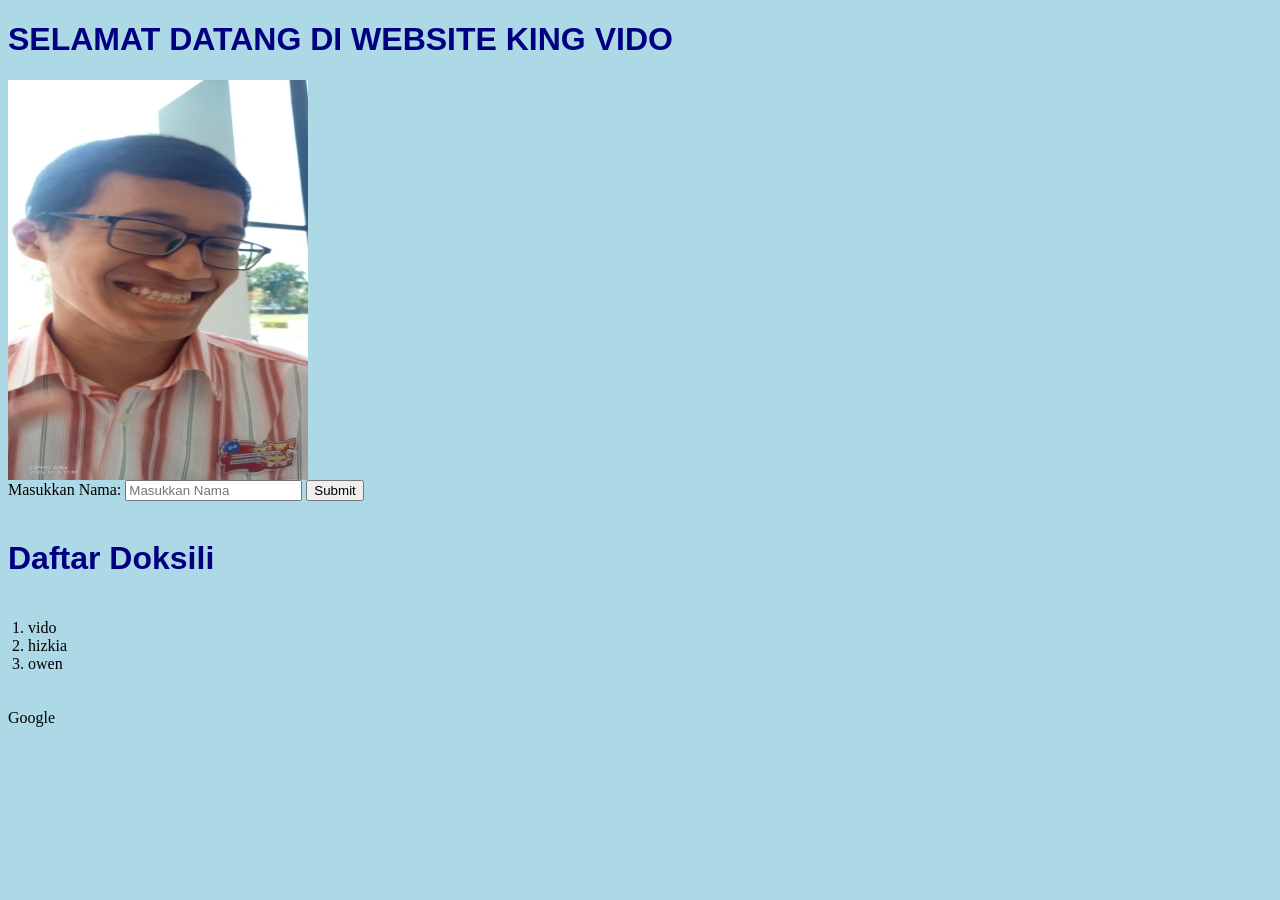
<file: BMS/index.html>
<!DOCTYPE html>
<html lang="en">
  <head>
    <meta charset="UTF-8" />
    <meta name="viewport" content="width=device-width, initial-scale=1.0" />
    <title>Document</title>
  </head>
  <body>
    <h1>SELAMAT DATANG DI WEBSITE KING VIDO</h1>
    <img
      src="WhatsApp Image 2025-10-11 at 10.52.26_1522cd78.jpg"
      alt="Vido"
      width="300"
      height="400"
    />
    <div></div>
    
    <label for="nama">Masukkan Nama:</label>
    <input type="text" id="nama" name="nama" placeholder="Masukkan Nama" />
    <button type="submit">Submit</button>
    <br /><br />
    <h1>Daftar Doksili</h1>
    <ol>
      <li>vido</li>
      <li>hizkia</li>
      <li>owen</li>
    </ol>
   <href="https://www.google.com" target="_self" title="ini mengarahkan anda menuju google">Google</a>
    <p></p>

    <link rel="stylesheet" href="style.css" />
    <script src="test.js"></script>
  </body>
</html>
</file>
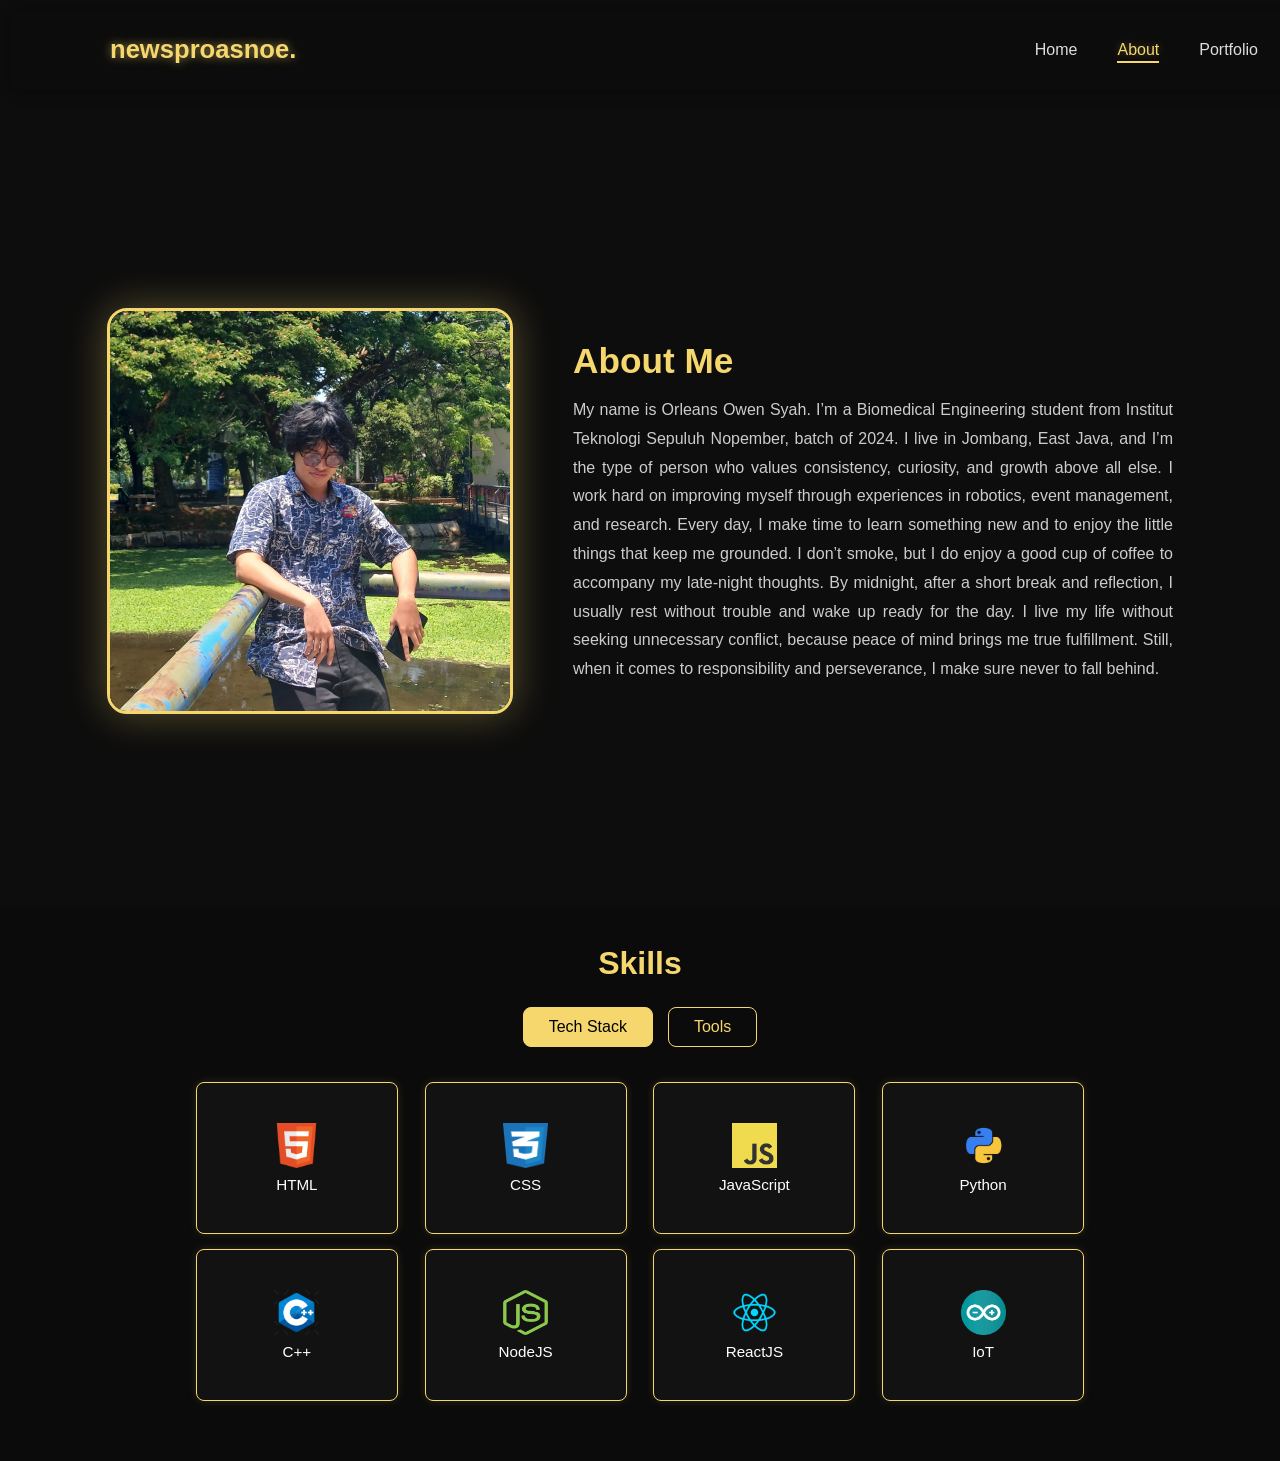
<file: about.html>
<!DOCTYPE html>
<html lang="en">
  <head>
    <meta charset="UTF-8" />
    <meta name="viewport" content="width=device-width, initial-scale=1.0" />
    <title>About | Orleans Owen Syah</title>
    <link rel="stylesheet" href="style.css" />
  </head>

  <body>
    <!-- NAVBAR -->
    <nav class="navbar">
      <h1 class="logo">newsproasnoe.</h1>
      <ul>
        <li><a href="index.html">Home</a></li>
        <li><a href="about.html" class="active">About</a></li>
        <li><a href="portfolio.html">Portfolio</a></li>
        <li><a href="blog.html">Blog</a></li>
      </ul>
    </nav>

    <!-- ABOUT SECTION -->
    <section class="about-section">
      <div class="about-container">
        <div class="about-left">
          <img src="img/masowen.jpg" alt="Orleans Owen Syah" />
        </div>
        <div class="about-right">
          <h2>About Me</h2>
          <p>
            My name is Orleans Owen Syah. I’m a Biomedical Engineering student
            from Institut Teknologi Sepuluh Nopember, batch of 2024. I live in
            Jombang, East Java, and I’m the type of person who values
            consistency, curiosity, and growth above all else. I work hard on
            improving myself through experiences in robotics, event management,
            and research. Every day, I make time to learn something new and to
            enjoy the little things that keep me grounded. I don’t smoke, but I
            do enjoy a good cup of coffee to accompany my late-night thoughts.
            By midnight, after a short break and reflection, I usually rest
            without trouble and wake up ready for the day. I live my life
            without seeking unnecessary conflict, because peace of mind brings
            me true fulfillment. Still, when it comes to responsibility and
            perseverance, I make sure never to fall behind.
          </p>
        </div>
      </div>
    </section>

    <!-- SKILLS SECTION -->
    <section class="skills-section">
      <h2>Skills</h2>

      <div class="skills-tabs">
        <button class="tab active" onclick="showTab('tech')">Tech Stack</button>
        <button class="tab" onclick="showTab('tools')">Tools</button>
      </div>

      <!-- TECH STACK -->
      <div class="skills-container active" id="tech">
        <div class="skill">
          <img src="img/html2.png" alt="HTML" /><span>HTML</span>
        </div>
        <div class="skill">
          <img src="img/css2.png" alt="CSS" /><span>CSS</span>
        </div>
        <div class="skill">
          <img src="img/javascript.png" alt="JavaScript" /><span
            >JavaScript</span
          >
        </div>
        <div class="skill">
          <img src="img/py.png" alt="Python" /><span>Python</span>
        </div>
        <div class="skill">
          <img src="img/cpp.png" alt="C++" /><span>C++</span>
        </div>
        <div class="skill">
          <img src="img/node.png" alt="NodeJS" /><span>NodeJS</span>
        </div>
        <div class="skill">
          <img src="img/react.png" alt="ReactJS" /><span>ReactJS</span>
        </div>
        <div class="skill">
          <img src="img/arduino3.png" alt="IoT" /><span>IoT</span>
        </div>
      </div>

      <!-- TOOLS -->
      <div class="skills-container" id="tools">
        <div class="skill">
          <img src="img/vscode.png" alt="VS Code" /><span>VS Code</span>
        </div>
        <div class="skill">
          <img src="img/proteus.jpg" alt="Proteus" /><span>Proteus</span>
        </div>
        <div class="skill">
          <img src="img/github.png" alt="GitHub" /><span>GitHub</span>
        </div>
        <div class="skill">
          <img src="img/KiCad.png" alt="KiCad" /><span>KiCad</span>
        </div>
      </div>
    </section>

    <!-- SCRIPT -->
    <script>
      // Animasi About Section
      window.addEventListener("load", () => {
        const left = document.querySelector(".about-left");
        const right = document.querySelector(".about-right");
        if (left && right) {
          setTimeout(() => left.classList.add("active"), 200);
          setTimeout(() => right.classList.add("active"), 500);
        }
        showTab("tech"); // tampilkan tab pertama
      });

      // Efek scroll navbar
      window.addEventListener("scroll", () => {
        const navbar = document.querySelector(".navbar");
        if (window.scrollY > 50) {
          navbar.classList.add("scrolled");
        } else {
          navbar.classList.remove("scrolled");
        }
      });

      // Fungsi tab skill
      function showTab(tabId) {
        document
          .querySelectorAll(".skills-container")
          .forEach((c) => c.classList.remove("active", "fade-in"));
        document
          .querySelectorAll(".tab")
          .forEach((t) => t.classList.remove("active"));
        document.getElementById(tabId).classList.add("active", "fade-in");
        document
          .querySelector(`.tab[onclick="showTab('${tabId}')"]`)
          .classList.add("active");
      }
    </script>
    <script>
      // Animasi muncul untuk skill saat di-scroll
      const skills = document.querySelectorAll(".skill");
      const observerSkills = new IntersectionObserver(
        (entries) => {
          entries.forEach((entry) => {
            if (entry.isIntersecting) {
              entry.target.classList.add("show");
              observerSkills.unobserve(entry.target); // biar ga ulang animasi
            }
          });
        },
        { threshold: 0.2 }
      );

      skills.forEach((skill) => observerSkills.observe(skill));
    </script>
  </body>
</html>
</file>
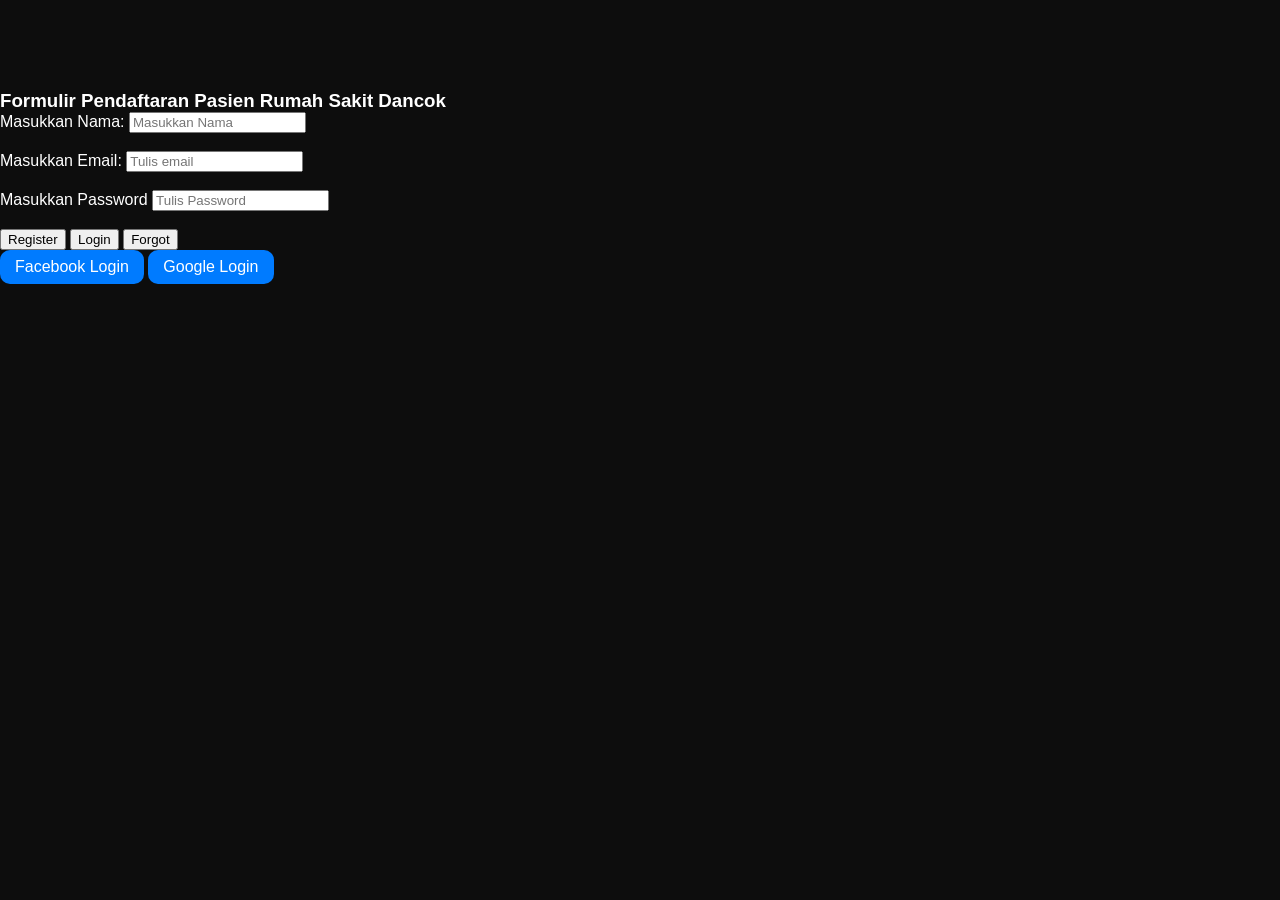
<file: login.html>
<!DOCTYPE html>
<html lang = "id">
    <head>
        <meta charset="UTF-8">
        <meta name="viewport"content="width=device-width, initial-scale=1.0">
        <title>Formulir Pendaftaran</title>
        <link rel="stylesheet" href="style.css">

    </head>
</html>
<body>    <h3>Formulir Pendaftaran Pasien Rumah Sakit Dancok  </h3>
    <form action="proses.php" method="POST"></form>
    <div class = "containter">
        <div class = "landing">
            <div class = "inputan">
                <label for="nama">Masukkan Nama:</label>
                <input type="text" name="nama" id="nama" placeholder="Masukkan Nama"><br></br>

                <label for="email">Masukkan Email:</label>
                <input type="email" name="email" id="email" placeholder="Tulis email"><br></br>

                <label for="password">Masukkan Password</label>
                <input type="password" name="password" id="password" placeholder="Tulis Password"><br></br>
            </div>
                <div class = "tombolan">
                    <button data-button = "register">Register</button>
                    <button data-button = "Login">Login</button>
                    <button data-button = "Forgot" >Forgot</button>
                
                    
                </div>
                
                
                <button id = "btn1" onclick="Warna()">Facebook Login</button>
                <button id = "btn2" onclick="Warna()">Google Login </button>
                <script src="script.js"></script>
        </div>
    </div>
            <!-- <p><a href ="https://www.youtube.com" target=_self title="ini mengarahkan anda menuju youtube">
                youtube</a></p> -->


</body>
</file>
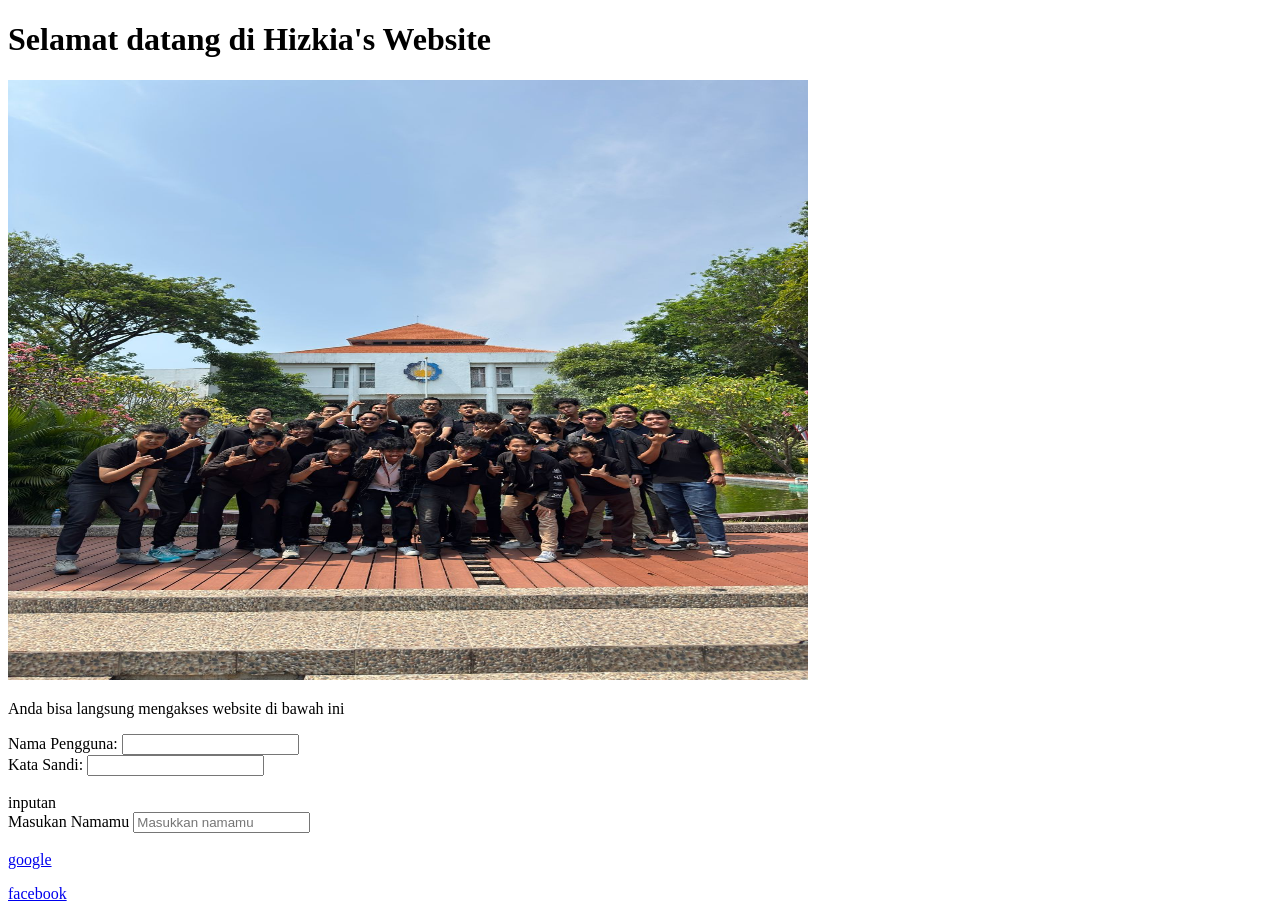
<file: test.html>
<!DOCTYPE html>
<html>
    <head>
        <title>Owen's Website</title>
       
    </head>
    <body>
        <h1>Selamat datang di Hizkia's Website</h1>
        <img src="biomed lanang1.jpg" alt="hizkia" width="800" height="600">
        <p>Anda bisa langsung mengakses website di bawah ini</p>
          <label for="name">Nama Pengguna:</label>
            <input type="text" id="name" name="name">
                <br>
          <label for="email">Kata Sandi:</label>
              <input type="email" id="email" name="email">
                  <br>
                  <br
                    <input type="submit" value="Login">
        <div>inputan</div>
            <label for="nama">Masukan Namamu</label>
            <input type=""text name ="nama" placeholder="Masukkan namamu"><br></br>
            
        <a href ="https://www.google.com" target=_self title="ini mengarahkan anda menuju google">
            google
        </a>
        <p></p><a href="https://www.facebook.com">
            facebook
        </a>
        <form action="/submit">


</form>
    </body>
</html>
</file>
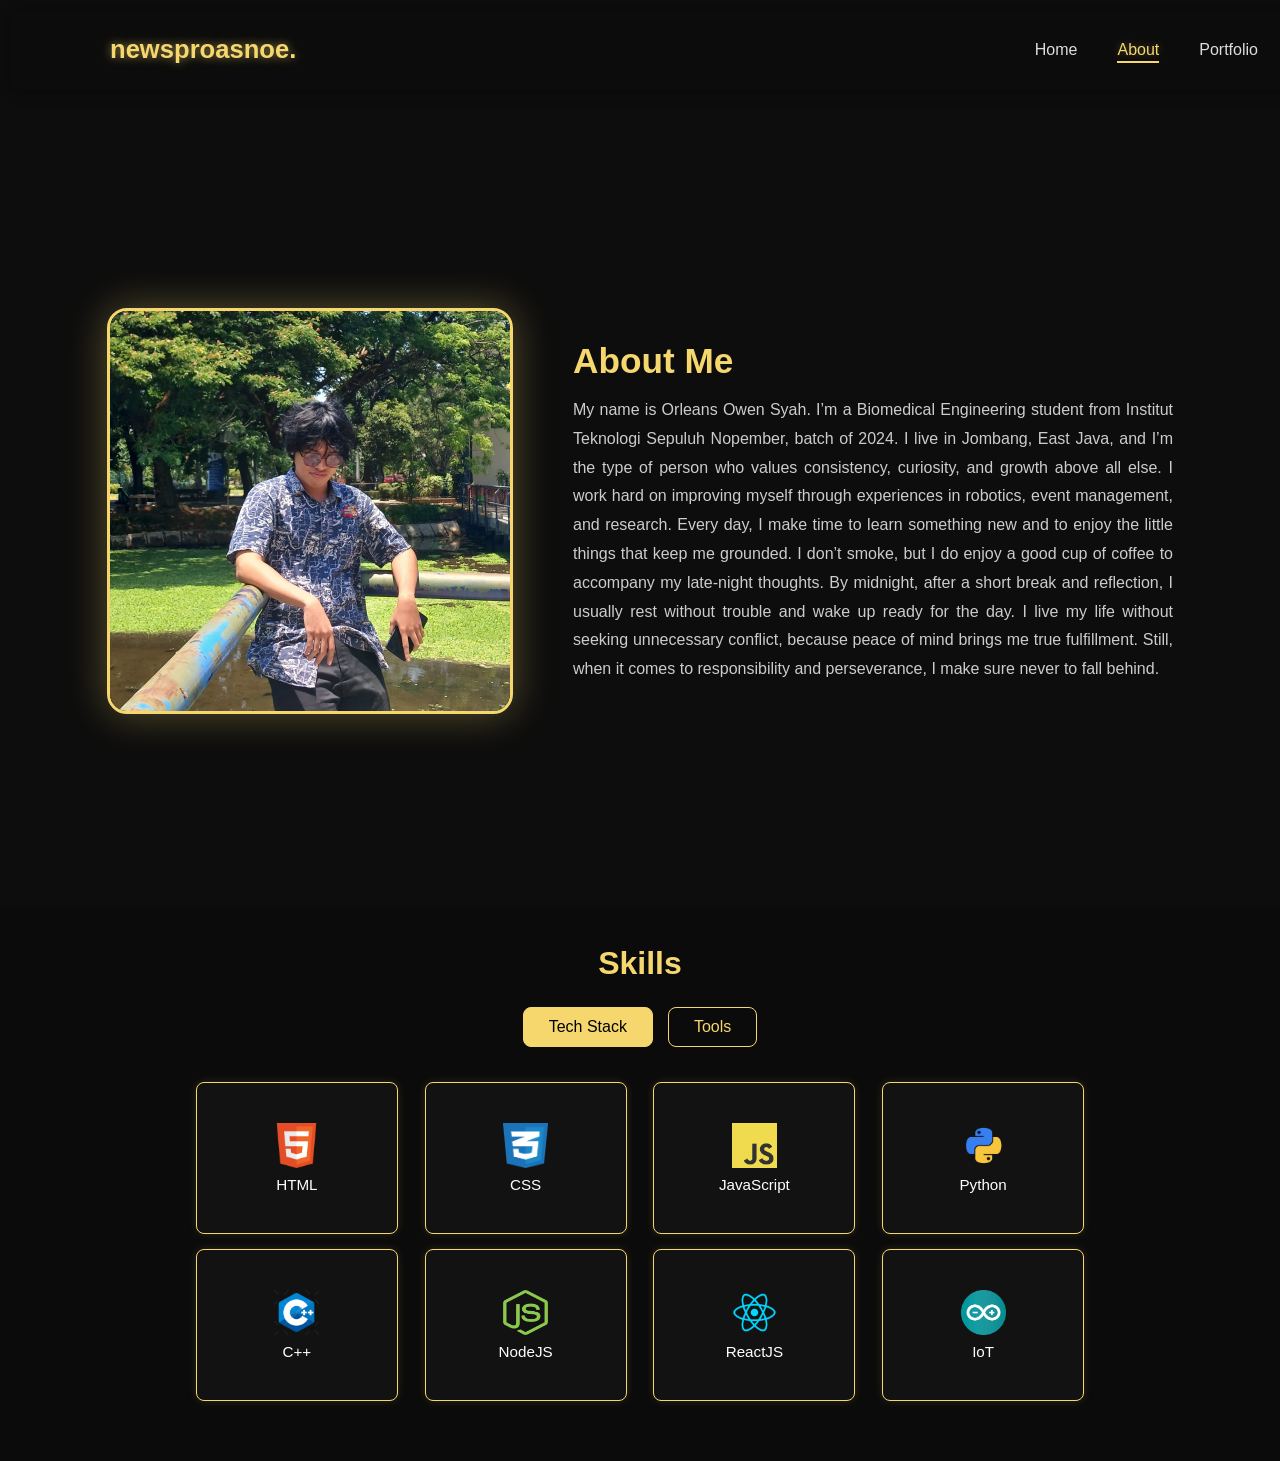
<file: portofolio/about.html>
<!DOCTYPE html>
<html lang="en">
  <head>
    <meta charset="UTF-8" />
    <meta name="viewport" content="width=device-width, initial-scale=1.0" />
    <title>About | Orleans Owen Syah</title>
    <link rel="stylesheet" href="style.css" />
  </head>

  <body>
    <!-- NAVBAR -->
    <nav class="navbar">
      <h1 class="logo">newsproasnoe.</h1>
      <ul>
        <li><a href="index.html">Home</a></li>
        <li><a href="about.html" class="active">About</a></li>
        <li><a href="portfolio.html">Portfolio</a></li>
        <li><a href="blog.html">Blog</a></li>
      </ul>
    </nav>

    <!-- ABOUT SECTION -->
    <section class="about-section">
      <div class="about-container">
        <div class="about-left">
          <img src="img/masowen.jpg" alt="Orleans Owen Syah" />
        </div>
        <div class="about-right">
          <h2>About Me</h2>
          <p>
            My name is Orleans Owen Syah. I’m a Biomedical Engineering student
            from Institut Teknologi Sepuluh Nopember, batch of 2024. I live in
            Jombang, East Java, and I’m the type of person who values
            consistency, curiosity, and growth above all else. I work hard on
            improving myself through experiences in robotics, event management,
            and research. Every day, I make time to learn something new and to
            enjoy the little things that keep me grounded. I don’t smoke, but I
            do enjoy a good cup of coffee to accompany my late-night thoughts.
            By midnight, after a short break and reflection, I usually rest
            without trouble and wake up ready for the day. I live my life
            without seeking unnecessary conflict, because peace of mind brings
            me true fulfillment. Still, when it comes to responsibility and
            perseverance, I make sure never to fall behind.
          </p>
        </div>
      </div>
    </section>

    <!-- SKILLS SECTION -->
    <section class="skills-section">
      <h2>Skills</h2>

      <div class="skills-tabs">
        <button class="tab active" onclick="showTab('tech')">Tech Stack</button>
        <button class="tab" onclick="showTab('tools')">Tools</button>
      </div>

      <!-- TECH STACK -->
      <div class="skills-container active" id="tech">
        <div class="skill">
          <img src="img/html2.png" alt="HTML" /><span>HTML</span>
        </div>
        <div class="skill">
          <img src="img/css2.png" alt="CSS" /><span>CSS</span>
        </div>
        <div class="skill">
          <img src="img/javascript.png" alt="JavaScript" /><span
            >JavaScript</span
          >
        </div>
        <div class="skill">
          <img src="img/py.png" alt="Python" /><span>Python</span>
        </div>
        <div class="skill">
          <img src="img/cpp.png" alt="C++" /><span>C++</span>
        </div>
        <div class="skill">
          <img src="img/node.png" alt="NodeJS" /><span>NodeJS</span>
        </div>
        <div class="skill">
          <img src="img/react.png" alt="ReactJS" /><span>ReactJS</span>
        </div>
        <div class="skill">
          <img src="img/arduino3.png" alt="IoT" /><span>IoT</span>
        </div>
      </div>

      <!-- TOOLS -->
      <div class="skills-container" id="tools">
        <div class="skill">
          <img src="img/vscode.png" alt="VS Code" /><span>VS Code</span>
        </div>
        <div class="skill">
          <img src="img/proteus.jpg" alt="Proteus" /><span>Proteus</span>
        </div>
        <div class="skill">
          <img src="img/github.png" alt="GitHub" /><span>GitHub</span>
        </div>
        <div class="skill">
          <img src="img/KiCad.png" alt="KiCad" /><span>KiCad</span>
        </div>
      </div>
    </section>

    <!-- SCRIPT -->
    <script>
      // Animasi About Section
      window.addEventListener("load", () => {
        const left = document.querySelector(".about-left");
        const right = document.querySelector(".about-right");
        if (left && right) {
          setTimeout(() => left.classList.add("active"), 200);
          setTimeout(() => right.classList.add("active"), 500);
        }
        showTab("tech"); // tampilkan tab pertama
      });

      // Efek scroll navbar
      window.addEventListener("scroll", () => {
        const navbar = document.querySelector(".navbar");
        if (window.scrollY > 50) {
          navbar.classList.add("scrolled");
        } else {
          navbar.classList.remove("scrolled");
        }
      });

      // Fungsi tab skill
      function showTab(tabId) {
        document
          .querySelectorAll(".skills-container")
          .forEach((c) => c.classList.remove("active", "fade-in"));
        document
          .querySelectorAll(".tab")
          .forEach((t) => t.classList.remove("active"));
        document.getElementById(tabId).classList.add("active", "fade-in");
        document
          .querySelector(`.tab[onclick="showTab('${tabId}')"]`)
          .classList.add("active");
      }
    </script>
    <script>
      // Animasi muncul untuk skill saat di-scroll
      const skills = document.querySelectorAll(".skill");
      const observerSkills = new IntersectionObserver(
        (entries) => {
          entries.forEach((entry) => {
            if (entry.isIntersecting) {
              entry.target.classList.add("show");
              observerSkills.unobserve(entry.target); // biar ga ulang animasi
            }
          });
        },
        { threshold: 0.2 }
      );

      skills.forEach((skill) => observerSkills.observe(skill));
    </script>
  </body>
</html>
</file>
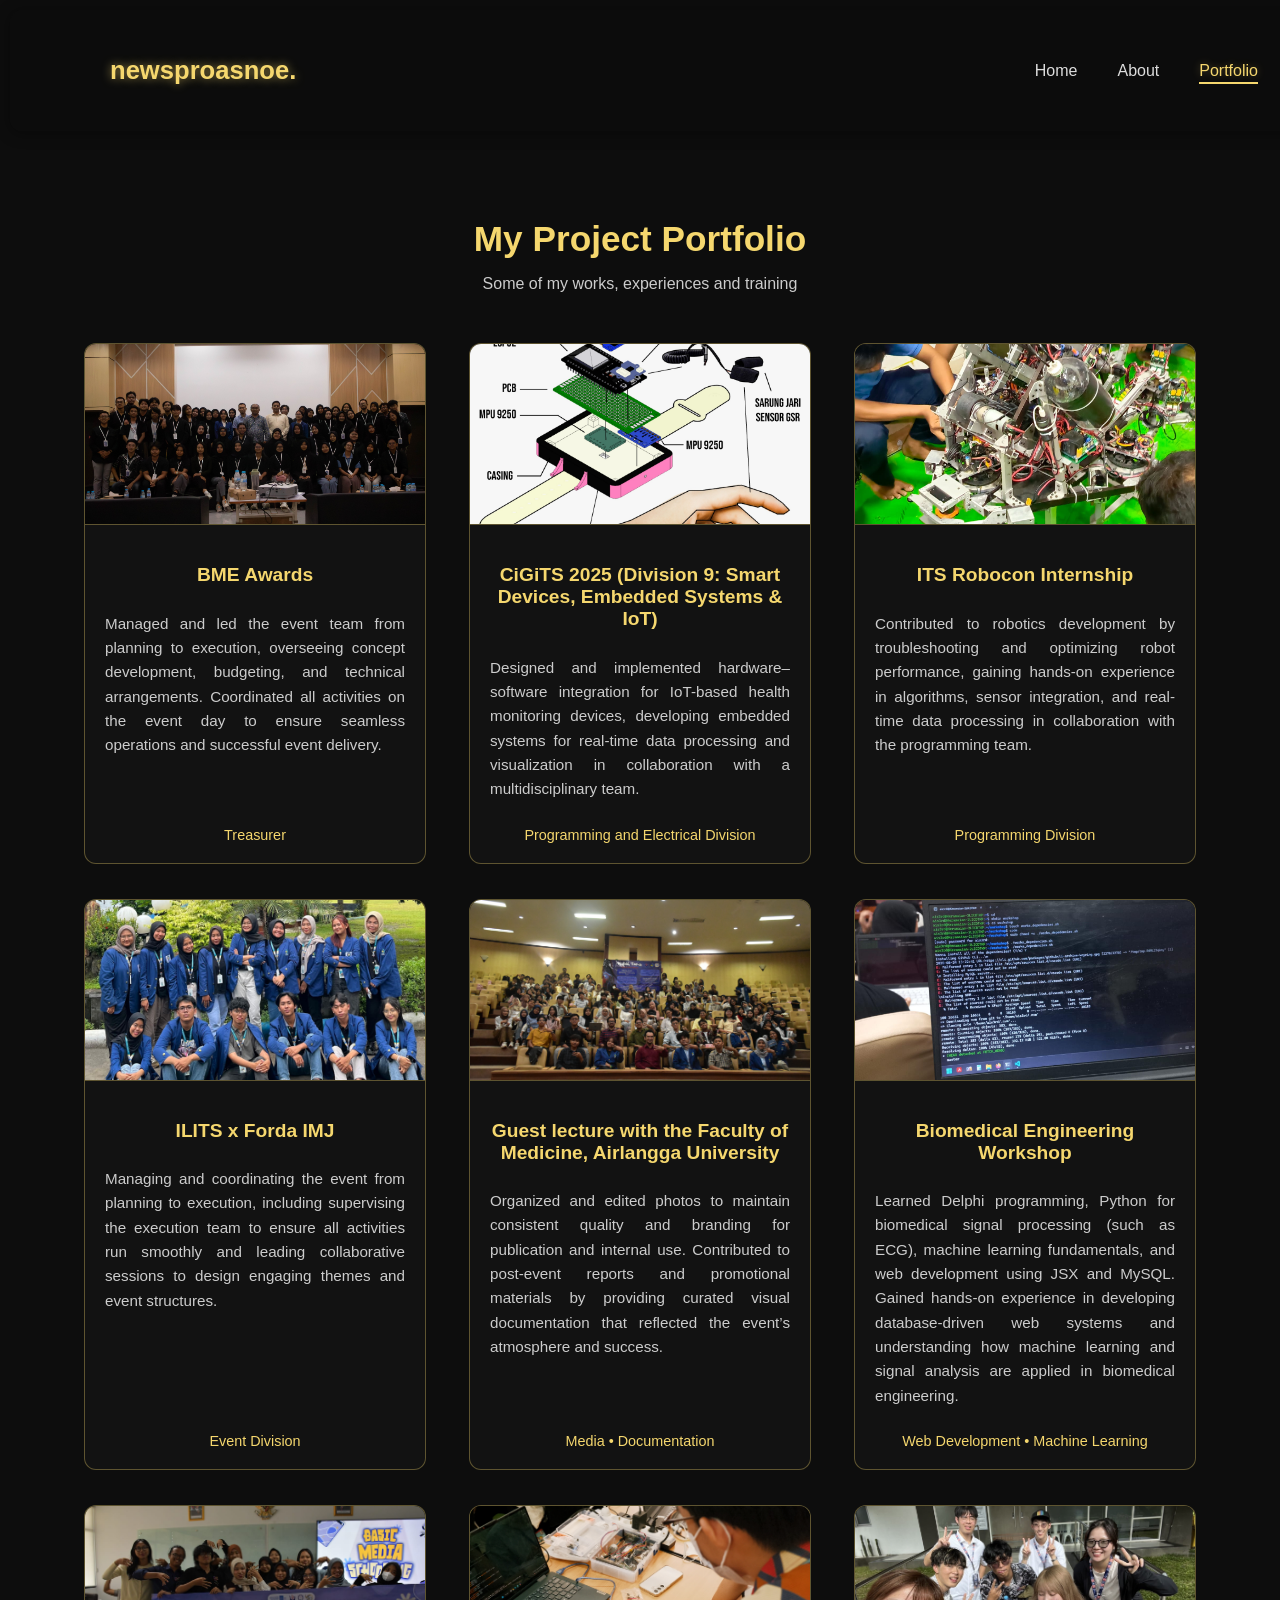
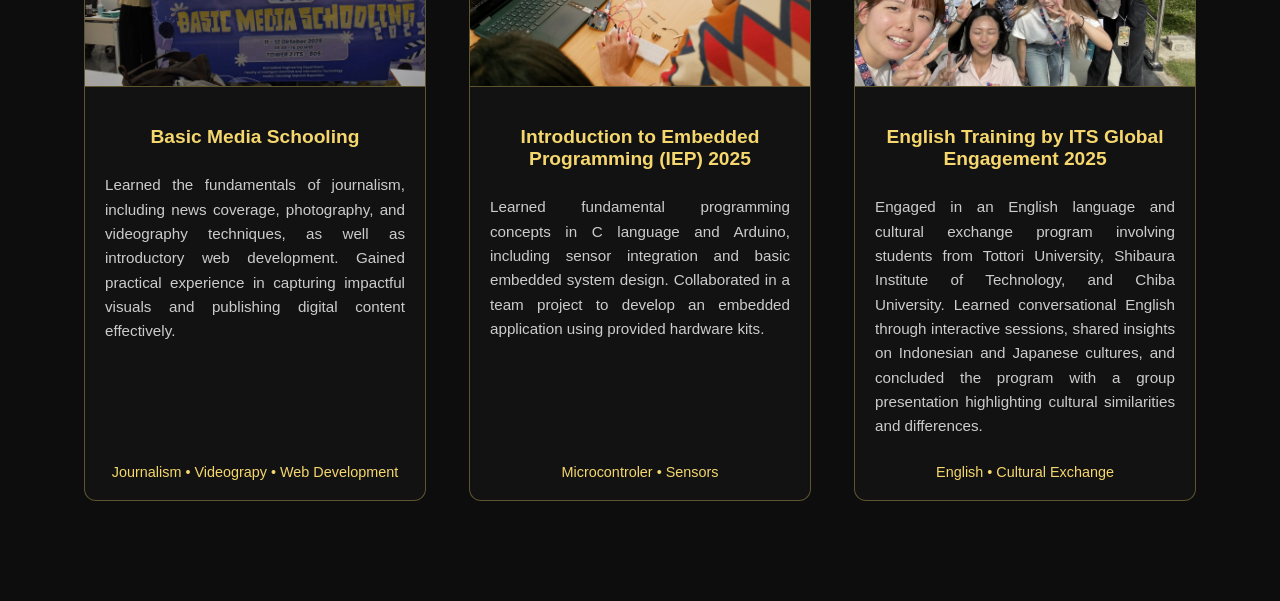
<file: portofolio/portfolio.html>
<!DOCTYPE html>
<html lang="en">
  <head>
    <meta charset="UTF-8" />
    <meta name="viewport" content="width=device-width, initial-scale=1.0" />
    <title>Portfolio | Orleans Owen Syah</title>
    <link
      rel="stylesheet"
      href="https://cdnjs.cloudflare.com/ajax/libs/font-awesome/6.5.0/css/all.min.css"
    />
    <style>
      html {
        scroll-behavior: smooth;
      }
      body {
        margin: 0;
        font-family: "Poppins", sans-serif;
        background-color: #0d0d0d;
        color: #fff;
        padding-top: 90px;
      }

      /* NAVBAR */
      .navbar {
        display: flex;
        justify-content: space-between;
        align-items: center;
        padding: 25px 100px;
        background: rgba(13, 13, 13, 0.95);
        position: fixed;
        top: 10px;
        width: calc(100% - 20px);
        margin: 0 10px;
        border-radius: 12px;
        z-index: 10;
        box-shadow: 0 2px 15px rgba(0, 0, 0, 0.4);
      }
      .logo {
        font-weight: 700;
        color: #f5d76e;
        font-size: 1.6rem;
        text-shadow: 0 0 10px rgba(245, 215, 110, 0.6);
      }
      .navbar ul {
        display: flex;
        list-style: none;
        gap: 40px;
        margin: 0;
        padding-right: 40px;
      }
      .navbar a {
        color: #ddd;
        text-decoration: none;
        font-size: 1rem;
        position: relative;
        transition: 0.3s;
      }
      .navbar a::after {
        content: "";
        position: absolute;
        left: 0;
        bottom: -5px;
        width: 0;
        height: 2px;
        background: #f5d76e;
        transition: width 0.3s;
      }
      .navbar a:hover::after,
      .navbar a.active::after {
        width: 100%;
      }
      .navbar a:hover,
      .navbar a.active {
        color: #f5d76e;
        text-shadow: 0 0 8px #f5d76e55;
      }

      /* PORTFOLIO SECTION */
      .portfolio-section {
        padding: 100px 80px;
        text-align: center;
      }
      .portfolio-header h2 {
        color: #f5d76e;
        font-size: 2.2rem;
        margin-bottom: 10px;
      }
      .portfolio-header p {
        color: #ccc;
        margin-bottom: 50px;
      }

      /* GRID */
      .portfolio-container {
        display: grid;
        grid-template-columns: repeat(auto-fit, minmax(340px, 1fr));
        gap: 35px;
        justify-items: center;
        align-items: stretch;
      }

      /* CARD */
      .portfolio-card {
        background: #121212;
        border: 1px solid #f5d76e55;
        border-radius: 12px;
        overflow: hidden;
        width: 340px;
        min-height: 440px;
        display: flex;
        flex-direction: column;
        transition: all 0.6s ease;
        transform: translateY(30px);
        opacity: 0;
      }
      .portfolio-card.show {
        opacity: 1;
        transform: translateY(0);
      }
      .portfolio-card:hover {
        transform: scale(1.05);
        box-shadow: 0 0 25px #f5d76e66;
      }

      .portfolio-card img {
        width: 100%;
        height: 180px;
        object-fit: cover;
        border-bottom: 1px solid #f5d76e55;
        cursor: pointer;
        transition: transform 0.4s ease;
      }
      .portfolio-card img:hover {
        transform: scale(1.07);
      }

      .portfolio-content {
        padding: 20px;
        display: flex;
        flex-direction: column;
        flex-grow: 1;
      }
      .portfolio-content h3 {
        color: #f5d76e;
        font-size: 1.2rem;
        margin-bottom: 10px;
        text-align: center;
      }
      .portfolio-content p {
        color: #ccc;
        font-size: 0.95rem;
        line-height: 1.6;
        text-align: justify;
        flex-grow: 1;
      }
      .portfolio-content span {
        color: #f5d76e;
        font-size: 0.9rem;
        font-weight: 500;
        margin-top: auto;
        text-align: center;
        display: block;
        padding-top: 10px;
      }

      /* MODAL */
      .modal {
        display: none;
        position: fixed;
        z-index: 999;
        padding-top: 50px;
        left: 0;
        top: 0;
        width: 100%;
        height: 100%;
        background-color: rgba(0, 0, 0, 0.9);
      }
      .modal-content {
        margin: auto;
        display: block;
        max-width: 85%;
        max-height: 85vh;
        border-radius: 10px;
      }
      .close {
        position: absolute;
        top: 20px;
        right: 40px;
        color: #f5d76e;
        font-size: 40px;
        font-weight: bold;
        cursor: pointer;
      }
      .close:hover {
        color: #fff;
      }
    </style>
  </head>

  <body>
    <!-- NAVIGATION -->
    <nav class="navbar">
      <h1 class="logo">newsproasnoe.</h1>
      <ul>
        <li><a href="index.html">Home</a></li>
        <li><a href="about.html">About</a></li>
        <li><a href="portfolio.html" class="active">Portfolio</a></li>
        <li><a href="blog.html">Blog</a></li>
      </ul>
    </nav>

    <!-- PORTFOLIO SECTION -->
    <section class="portfolio-section">
      <div class="portfolio-header">
        <h2>My Project Portfolio</h2>
        <p>Some of my works, experiences and training</p>
      </div>

      <div class="portfolio-container">
        <!-- Semua kartu HARUS di dalam container ini -->
        <div class="portfolio-card">
          <img src="img/bmea.jpg" alt="BME Awards" />
          <div class="portfolio-content">
            <h3>BME Awards</h3>
            <p>
              Managed and led the event team from planning to execution,
              overseeing concept development, budgeting, and technical
              arrangements. Coordinated all activities on the event day to
              ensure seamless operations and successful event delivery.
            </p>
            <span>Treasurer</span>
          </div>
        </div>

        <div class="portfolio-card">
          <img src="img/cigits.jpg" alt="IoT Health Monitoring" />
          <div class="portfolio-content">
            <h3>
              CiGiTS 2025 (Division 9: Smart Devices, Embedded Systems & IoT)
            </h3>
            <p>
              Designed and implemented hardware–software integration for
              IoT-based health monitoring devices, developing embedded systems
              for real-time data processing and visualization in collaboration
              with a multidisciplinary team.
            </p>
            <span>Programming and Electrical Division</span>
          </div>
        </div>

        <div class="portfolio-card">
          <img
            src="img/robotic.jpg"
            alt="Intern, Programming Division, ITS Robocon"
          />
          <div class="portfolio-content">
            <h3>ITS Robocon Internship</h3>
            <p>
              Contributed to robotics development by troubleshooting and
              optimizing robot performance, gaining hands-on experience in
              algorithms, sensor integration, and real-time data processing in
              collaboration with the programming team.
            </p>
            <span>Programming Division</span>
          </div>
        </div>

        <div class="portfolio-card">
          <img src="img/project4.jpg" alt="ILITS x IMJ" />
          <div class="portfolio-content">
            <h3>ILITS x Forda IMJ</h3>
            <p>
              Managing and coordinating the event from planning to execution,
              including supervising the execution team to ensure all activities
              run smoothly and leading collaborative sessions to design engaging
              themes and event structures.
            </p>
            <span>Event Division</span>
          </div>
        </div>

        <div class="portfolio-card">
          <img src="img/kuliahtamu.JPG" alt="Guest Lecture UNAIR" />
          <div class="portfolio-content">
            <h3>
              Guest lecture with the Faculty of Medicine, Airlangga University
            </h3>
            <p>
              Organized and edited photos to maintain consistent quality and
              branding for publication and internal use. Contributed to
              post-event reports and promotional materials by providing curated
              visual documentation that reflected the event’s atmosphere and
              success.
            </p>
            <span>Media • Documentation</span>
          </div>
        </div>

        <div class="portfolio-card">
          <img src="img/bmw1.jpg" alt="Biomedical Workshop" />
          <div class="portfolio-content">
            <h3>Biomedical Engineering Workshop</h3>
            <p>
              Learned Delphi programming, Python for biomedical signal
              processing (such as ECG), machine learning fundamentals, and web
              development using JSX and MySQL. Gained hands-on experience in
              developing database-driven web systems and understanding how
              machine learning and signal analysis are applied in biomedical
              engineering.
            </p>
            <span>Web Development • Machine Learning</span>
          </div>
        </div>

        <div class="portfolio-card">
          <img src="img/bms.jpg" alt="Biomedical" />
          <div class="portfolio-content">
            <h3>Basic Media Schooling</h3>
            <p>
              Learned the fundamentals of journalism, including news coverage,
              photography, and videography techniques, as well as introductory
              web development. Gained practical experience in capturing
              impactful visuals and publishing digital content effectively.
            </p>
            <span>Journalism • Videograpy • Web Development</span>
          </div>
        </div>
        <div class="portfolio-card">
          <img
            src="img/iep.JPG"
            alt="Introduction to Embedded Programming (IEP) 2025"
          />
          <div class="portfolio-content">
            <h3>Introduction to Embedded Programming (IEP) 2025</h3>
            <p>
              Learned fundamental programming concepts in C language and
              Arduino, including sensor integration and basic embedded system
              design. Collaborated in a team project to develop an embedded
              application using provided hardware kits.
            </p>
            <span>Microcontroler • Sensors</span>
          </div>
        </div>
        <div class="portfolio-card">
          <img
            src="img/et.jpg"
            alt="English Training by ITS Global Engagement 2025"
          />
          <div class="portfolio-content">
            <h3>English Training by ITS Global Engagement 2025</h3>
            <p>
              Engaged in an English language and cultural exchange program
              involving students from Tottori University, Shibaura Institute of
              Technology, and Chiba University. Learned conversational English
              through interactive sessions, shared insights on Indonesian and
              Japanese cultures, and concluded the program with a group
              presentation highlighting cultural similarities and differences.
            </p>
            <span>English • Cultural Exchange</span>
          </div>
        </div>
      </div>
      <!-- ⬆️ Tutup di sini, semua card di dalam .portfolio-container -->
    </section>

    <!-- MODAL -->
    <div id="imgModal" class="modal">
      <span class="close">&times;</span>
      <img class="modal-content" id="modalImage" />
    </div>

    <script>
      // Modal gambar
      const modal = document.getElementById("imgModal");
      const modalImg = document.getElementById("modalImage");
      const closeBtn = document.querySelector(".close");

      document.querySelectorAll(".portfolio-card img").forEach((img) => {
        img.addEventListener("click", () => {
          modal.style.display = "block";
          modalImg.src = img.src;
        });
      });

      closeBtn.onclick = () => (modal.style.display = "none");
      modal.onclick = (e) => {
        if (e.target === modal) modal.style.display = "none";
      };

      // Animasi scroll
      const cards = document.querySelectorAll(".portfolio-card");
      const observer = new IntersectionObserver(
        (entries) => {
          entries.forEach((entry) => {
            if (entry.isIntersecting) entry.target.classList.add("show");
          });
        },
        { threshold: 0.2 }
      );
      cards.forEach((card) => observer.observe(card));
    </script>
  </body>
</html>
</file>
<file: BMS/style.css>
body {
  background-color: lightblue;
}

h1 {
  color: navy;
  margin-left: 20px;
  font-family: Arial, sans-serif;
  margin-right: auto;
  margin-left: auto;
}
img {
  display: block;
  margin-right: auto;
  display: flex;
  justify-content: center;
}
ol {
  padding: 20px;
  border-radius: 5px;
}
</file>
<file: style.css>
<<<<<<< HEAD
/* =============================== GLOBAL =================================*/
html {
  scroll-behavior: smooth;
}
body {
  margin: 0;
  font-family: "Poppins", sans-serif;
  background-color: #0d0d0d;
  color: #fff;
  padding-top: 90px;
}
h1,
h2,
h3,
p {
  margin: 0;
  padding: 0;
} /* =============================== NAVBAR =================================*/
.navbar {
  display: flex;
  justify-content: space-between;
  align-items: center;
  padding: 25px 100px;
  background: rgba(13, 13, 13, 0.95);
  position: fixed;
  top: 10px;
  width: calc(100% - 20px);
  margin: 0 10px;
  border-radius: 12px;
  z-index: 10;
  box-shadow: 0 2px 15px rgba(0, 0, 0, 0.4);
  animation: fadeInNavbar 1s ease forwards;
}
@keyframes fadeInNavbar {
  from {
    opacity: 0;
    transform: translateY(-20px);
  }
  to {
    opacity: 1;
    transform: translateY(0);
  }
}
.logo {
  font-weight: 700;
  color: #f5d76e;
  font-size: 1.6rem;
  text-shadow: 0 0 10px rgba(245, 215, 110, 0.6);
}
.navbar ul {
  display: flex;
  list-style: none;
  gap: 40px;
  margin: 0;
  padding-right: 40px;
}
.navbar a {
  color: #ddd;
  text-decoration: none;
  font-size: 1rem;
  position: relative;
  transition: 0.3s;
}
.navbar a::after {
  content: "";
  position: absolute;
  left: 0;
  bottom: -5px;
  width: 0;
  height: 2px;
  background: #f5d76e;
  transition: width 0.3s;
}
.navbar a:hover::after,
.navbar a.active::after {
  width: 100%;
}
.navbar a:hover,
.navbar a.active {
  color: #f5d76e;
  text-shadow: 0 0 8px #f5d76e55;
}
.navbar.scrolled {
  background-color: rgba(10, 10, 10, 0.95);
} /* =============================== HERO SECTION (HOME) =================================*/
.hero {
  display: flex;
  align-items: center;
  justify-content: center;
  gap: 120px;
  padding: 60px 80px;
  height: 70vh;
  background-color: #121212;
}
.text {
  max-width: 500px;
  display: flex;
  flex-direction: column;
  align-items: flex-start;
  gap: 8px;
  transform: translateY(-20px);
}
.text h1 {
  font-size: 2.8rem;
  color: #fff;
}
.text h2 span {
  color: #f5d76e;
} /* Social Icons */
.social-links {
  margin-top: 10px;
  display: flex;
  gap: 18px;
}
.social-links a {
  color: #f5d76e;
  font-size: 1.7rem;
  transition: all 0.3s ease;
}
.social-links a:hover {
  color: #fff;
  text-shadow: 0 0 10px #f5d76e;
  transform: scale(1.15);
} /* Foto Hero */
.photo {
  transform: translate(40px, -20px);
}
.photo img {
  width: 450px;
  border-radius: 50%;
  border: 3px solid #f5d76e;
  box-shadow: 0 0 35px #f5d76e55;
  transition: transform 0.3s ease;
}
.photo img:hover {
  transform: scale(1.03);
} /* Animasi Hero */
.hero .text,
.hero .photo {
  opacity: 0;
  transform: translateY(30px);
  transition: all 1s ease;
}
.hero .text.active,
.hero .photo.active {
  opacity: 1;
  transform: translateY(0);
}
.hero .text.active {
  animation: slideInLeft 1.2s ease forwards;
}
.hero .photo.active {
  animation: slideInRight 1.2s ease forwards;
}
@keyframes slideInLeft {
  from {
    opacity: 0;
    transform: translateX(-80px);
  }
  to {
    opacity: 1;
    transform: translateX(0);
  }
}
@keyframes slideInRight {
  from {
    opacity: 0;
    transform: translateX(80px);
  }
  to {
    opacity: 1;
    transform: translateX(0);
  }
} /* =============================== ABOUT SECTION =================================*/
.about-section {
  padding: 40px 80px 30px;
  display: flex;
  justify-content: center;
  align-items: center;
  background: #0d0d0d;
  min-height: 85vh;
}
.about-container {
  display: flex;
  gap: 60px;
  align-items: center;
  max-width: 1100px;
}
.about-left img {
  width: 400px;
  border-radius: 20px;
  border: 3px solid #f5d76e;
  box-shadow: 0 0 40px #f5d76e55;
  opacity: 0;
  transform: translateX(-60px);
  transition: all 1s ease;
}
.about-right {
  max-width: 600px;
  opacity: 0;
  transform: translateX(60px);
  transition: all 1s ease;
}
.about-right h2 {
  color: #f5d76e;
  font-size: 2.2rem;
  margin-bottom: 15px;
}
.about-right p {
  color: #ccc;
  line-height: 1.8;
  text-align: justify;
}
.about-left.active img {
  opacity: 1;
  transform: translateX(0);
}
.about-right.active {
  opacity: 1;
  transform: translateX(0);
} /* =============================== SKILLS SECTION =================================*/
.skills-section {
  background: #0b0b0b;
  padding: 40px 80px 60px;
  text-align: center;
  margin-top: -20px;
}
.skills-section h2 {
  color: #f5d76e;
  font-size: 2rem;
  margin-bottom: 25px;
}
.skills-tabs {
  display: flex;
  justify-content: center;
  gap: 15px;
  margin-bottom: 35px;
}
.tab {
  background: transparent;
  border: 1.5px solid #f5d76e;
  color: #f5d76e;
  padding: 10px 25px;
  border-radius: 8px;
  font-size: 1rem;
  cursor: pointer;
  transition: all 0.3s;
}
.tab.active,
.tab:hover {
  background: #f5d76e;
  color: #000;
}
.skills-container {
  display: none;
  grid-template-columns: repeat(4, 1fr);
  gap: 15px;
  justify-items: center;
  max-width: 900px;
  margin: 0 auto;
  opacity: 0;
  transform: scale(0.95);
  transition: all 0.5s ease;
}
.skills-container.active {
  display: grid;
  opacity: 1;
  transform: scale(1);
}
.skill {
  background-color: #121212;
  border: 1px solid #f5d76e;
  border-radius: 8px;
  padding: 20px 10px;
  width: 180px;
  height: 110px;
  display: flex;
  flex-direction: column;
  align-items: center;
  justify-content: center;
  transition: all 0.3s ease;
  box-shadow: 0 0 8px #f5d76e22;
}
.skill img {
  width: 45px;
  height: 45px;
  margin-bottom: 8px;
}
.skill span {
  color: #fff;
  font-weight: 500;
  font-size: 0.95rem;
}
.skill:hover {
  background-color: #f5d76e;
  color: #000;
  transform: scale(1.05);
  box-shadow: 0 0 12px #f5d76e55;
}
.skill:hover span {
  color: #000;
} /* =============================== PORTFOLIO SECTION =================================*/
.portfolio-section {
  background-color: #0d0d0d;
  color: #fff;
  padding: 100px 80px;
  text-align: center;
}
.portfolio-header h2 {
  color: #f5d76e;
  font-size: 2rem;
  margin-bottom: 10px;
}
.portfolio-header p {
  color: #ccc;
  margin-bottom: 50px;
}
.portfolio-container {
  display: grid;
  grid-template-columns: repeat(auto-fit, minmax(320px, 1fr));
  gap: 30px;
  justify-items: center;
}
.portfolio-card {
  background: #121212;
  border: 1px solid #f5d76e55;
  border-radius: 12px;
  overflow: hidden;
  width: 340px;
  transition: transform 0.3s ease, box-shadow 0.3s ease;
}
.portfolio-card:hover {
  transform: scale(1.03);
  box-shadow: 0 0 25px #f5d76e33;
}
.portfolio-card img {
  width: 100%;
  height: 180px;
  object-fit: cover;
  border-bottom: 1px solid #f5d76e55;
}
.portfolio-content {
  padding: 20px;
  text-align: left;
}
.portfolio-content h3 {
  color: #f5d76e;
  font-size: 1.2rem;
  margin-bottom: 10px;
}
.portfolio-content p {
  color: #ccc;
  font-size: 0.95rem;
  line-height: 1.6;
  margin-bottom: 12px;
  text-align: justify;
}
.portfolio-content span {
  color: #f5d76e;
  font-size: 0.85rem;
} /* =============================== MODAL (FULL IMAGE) =================================*/
.modal {
  display: none;
  position: fixed;
  z-index: 999;
  padding-top: 50px;
  left: 0;
  top: 0;
  width: 100%;
  height: 100%;
  overflow: auto;
  background-color: rgba(0, 0, 0, 0.9);
  animation: fadeIn 0.3s ease-in-out;
}
.modal-content {
  margin: auto;
  display: block;
  max-width: 85%;
  max-height: 85vh;
  border-radius: 10px;
  box-shadow: 0 0 30px rgba(245, 215, 110, 0.4);
  animation: zoomIn 0.4s ease;
}
.close {
  position: absolute;
  top: 20px;
  right: 40px;
  color: #f5d76e;
  font-size: 40px;
  font-weight: bold;
  transition: 0.3s;
  cursor: pointer;
}
.close:hover {
  color: #fff;
}
@keyframes fadeIn {
  from {
    opacity: 0;
  }
  to {
    opacity: 1;
  }
}
@keyframes zoomIn {
  from {
    transform: scale(0.8);
    opacity: 0;
  }
  to {
    transform: scale(1);
    opacity: 1;
  }
} /* =============================== RESPONSIVE =================================*/
@media (max-width: 900px) {
  .hero {
    flex-direction: column-reverse;
    text-align: center;
    gap: 30px;
    height: auto;
  }
  .photo img {
    width: 320px;
  }
  .about-container {
    flex-direction: column;
    text-align: center;
  }
  .about-left img {
    width: 300px;
  }
  .skills-container {
    grid-template-columns: repeat(2, 1fr);
    gap: 12px;
  }
  .skill {
    width: 140px;
    height: 100px;
  }
  .portfolio-section {
    padding: 60px 30px;
  }
  .portfolio-card {
    width: 100%;
  }
} /* --- CONTAINER --- */
.portfolio-container {
  display: grid;
  grid-template-columns: repeat(auto-fit, minmax(340px, 1fr));
  gap: 35px;
  justify-items: center;
  align-items: stretch; /* semua card sama tinggi */
} /* --- CARD --- */
.portfolio-card {
  background: #121212;
  border: 1px solid #f5d76e55;
  border-radius: 12px;
  overflow: hidden;
  width: 340px;
  display: flex;
  flex-direction: column;
  justify-content: space-between;
  transition: transform 0.3s ease, box-shadow 0.3s ease;
}
.portfolio-card:hover {
  transform: scale(1.03);
  box-shadow: 0 0 25px rgba(245, 215, 110, 0.3);
} /* --- IMAGE --- */
.portfolio-card img {
  width: 100%;
  height: 200px;
  object-fit: cover;
  border-bottom: 1px solid #f5d76e33;
} /* --- CONTENT --- */
.portfolio-content {
  padding: 20px;
  flex-grow: 1;
  display: flex;
  flex-direction: column;
  justify-content: space-between; /* ini bikin span nempel di bawah */
}
.portfolio-content h3 {
  color: #f5d76e;
  font-size: 1.2rem;
  margin-bottom: 10px;
}
.portfolio-content p {
  color: #ccc;
  font-size: 0.95rem;
  line-height: 1.6;
  text-align: justify;
  flex-grow: 1; /* isi deskripsi bisa fleksibel */
}
.portfolio-content span {
  display: block;
  color: #f5d76e;
  font-size: 0.9rem;
  margin-top: 15px;
  text-align: center;
  font-weight: 500;
}
=======
/* =============================== GLOBAL =================================*/
html {
  scroll-behavior: smooth;
}
body {
  margin: 0;
  font-family: "Poppins", sans-serif;
  background-color: #0d0d0d;
  color: #fff;
  padding-top: 90px;
}
h1,
h2,
h3,
p {
  margin: 0;
  padding: 0;
} /* =============================== NAVBAR =================================*/
.navbar {
  display: flex;
  justify-content: space-between;
  align-items: center;
  padding: 25px 100px;
  background: rgba(13, 13, 13, 0.95);
  position: fixed;
  top: 10px;
  width: calc(100% - 20px);
  margin: 0 10px;
  border-radius: 12px;
  z-index: 10;
  box-shadow: 0 2px 15px rgba(0, 0, 0, 0.4);
  animation: fadeInNavbar 1s ease forwards;
}
@keyframes fadeInNavbar {
  from {
    opacity: 0;
    transform: translateY(-20px);
  }
  to {
    opacity: 1;
    transform: translateY(0);
  }
}
.logo {
  font-weight: 700;
  color: #f5d76e;
  font-size: 1.6rem;
  text-shadow: 0 0 10px rgba(245, 215, 110, 0.6);
}
.navbar ul {
  display: flex;
  list-style: none;
  gap: 40px;
  margin: 0;
  padding-right: 40px;
}
.navbar a {
  color: #ddd;
  text-decoration: none;
  font-size: 1rem;
  position: relative;
  transition: 0.3s;
}
.navbar a::after {
  content: "";
  position: absolute;
  left: 0;
  bottom: -5px;
  width: 0;
  height: 2px;
  background: #f5d76e;
  transition: width 0.3s;
}
.navbar a:hover::after,
.navbar a.active::after {
  width: 100%;
}
.navbar a:hover,
.navbar a.active {
  color: #f5d76e;
  text-shadow: 0 0 8px #f5d76e55;
}
.navbar.scrolled {
  background-color: rgba(10, 10, 10, 0.95);
} /* =============================== HERO SECTION (HOME) =================================*/
.hero {
  display: flex;
  align-items: center;
  justify-content: center;
  gap: 120px;
  padding: 60px 80px;
  height: 70vh;
  background-color: #121212;
}
.text {
  max-width: 500px;
  display: flex;
  flex-direction: column;
  align-items: flex-start;
  gap: 8px;
  transform: translateY(-20px);
}
.text h1 {
  font-size: 2.8rem;
  color: #fff;
}
.text h2 span {
  color: #f5d76e;
} /* Social Icons */
.social-links {
  margin-top: 10px;
  display: flex;
  gap: 18px;
}
.social-links a {
  color: #f5d76e;
  font-size: 1.7rem;
  transition: all 0.3s ease;
}
.social-links a:hover {
  color: #fff;
  text-shadow: 0 0 10px #f5d76e;
  transform: scale(1.15);
} /* Foto Hero */
.photo {
  transform: translate(40px, -20px);
}
.photo img {
  width: 450px;
  border-radius: 50%;
  border: 3px solid #f5d76e;
  box-shadow: 0 0 35px #f5d76e55;
  transition: transform 0.3s ease;
}
.photo img:hover {
  transform: scale(1.03);
} /* Animasi Hero */
.hero .text,
.hero .photo {
  opacity: 0;
  transform: translateY(30px);
  transition: all 1s ease;
}
.hero .text.active,
.hero .photo.active {
  opacity: 1;
  transform: translateY(0);
}
.hero .text.active {
  animation: slideInLeft 1.2s ease forwards;
}
.hero .photo.active {
  animation: slideInRight 1.2s ease forwards;
}
@keyframes slideInLeft {
  from {
    opacity: 0;
    transform: translateX(-80px);
  }
  to {
    opacity: 1;
    transform: translateX(0);
  }
}
@keyframes slideInRight {
  from {
    opacity: 0;
    transform: translateX(80px);
  }
  to {
    opacity: 1;
    transform: translateX(0);
  }
} /* =============================== ABOUT SECTION =================================*/
.about-section {
  padding: 40px 80px 30px;
  display: flex;
  justify-content: center;
  align-items: center;
  background: #0d0d0d;
  min-height: 85vh;
}
.about-container {
  display: flex;
  gap: 60px;
  align-items: center;
  max-width: 1100px;
}
.about-left img {
  width: 400px;
  border-radius: 20px;
  border: 3px solid #f5d76e;
  box-shadow: 0 0 40px #f5d76e55;
  opacity: 0;
  transform: translateX(-60px);
  transition: all 1s ease;
}
.about-right {
  max-width: 600px;
  opacity: 0;
  transform: translateX(60px);
  transition: all 1s ease;
}
.about-right h2 {
  color: #f5d76e;
  font-size: 2.2rem;
  margin-bottom: 15px;
}
.about-right p {
  color: #ccc;
  line-height: 1.8;
  text-align: justify;
}
.about-left.active img {
  opacity: 1;
  transform: translateX(0);
}
.about-right.active {
  opacity: 1;
  transform: translateX(0);
} /* =============================== SKILLS SECTION =================================*/
.skills-section {
  background: #0b0b0b;
  padding: 40px 80px 60px;
  text-align: center;
  margin-top: -20px;
}
.skills-section h2 {
  color: #f5d76e;
  font-size: 2rem;
  margin-bottom: 25px;
}
.skills-tabs {
  display: flex;
  justify-content: center;
  gap: 15px;
  margin-bottom: 35px;
}
.tab {
  background: transparent;
  border: 1.5px solid #f5d76e;
  color: #f5d76e;
  padding: 10px 25px;
  border-radius: 8px;
  font-size: 1rem;
  cursor: pointer;
  transition: all 0.3s;
}
.tab.active,
.tab:hover {
  background: #f5d76e;
  color: #000;
}
.skills-container {
  display: none;
  grid-template-columns: repeat(4, 1fr);
  gap: 15px;
  justify-items: center;
  max-width: 900px;
  margin: 0 auto;
  opacity: 0;
  transform: scale(0.95);
  transition: all 0.5s ease;
}
.skills-container.active {
  display: grid;
  opacity: 1;
  transform: scale(1);
}
.skill {
  background-color: #121212;
  border: 1px solid #f5d76e;
  border-radius: 8px;
  padding: 20px 10px;
  width: 180px;
  height: 110px;
  display: flex;
  flex-direction: column;
  align-items: center;
  justify-content: center;
  transition: all 0.3s ease;
  box-shadow: 0 0 8px #f5d76e22;
}
.skill img {
  width: 45px;
  height: 45px;
  margin-bottom: 8px;
}
.skill span {
  color: #fff;
  font-weight: 500;
  font-size: 0.95rem;
}
.skill:hover {
  background-color: #f5d76e;
  color: #000;
  transform: scale(1.05);
  box-shadow: 0 0 12px #f5d76e55;
}
.skill:hover span {
  color: #000;
} /* =============================== PORTFOLIO SECTION =================================*/
.portfolio-section {
  background-color: #0d0d0d;
  color: #fff;
  padding: 100px 80px;
  text-align: center;
}
.portfolio-header h2 {
  color: #f5d76e;
  font-size: 2rem;
  margin-bottom: 10px;
}
.portfolio-header p {
  color: #ccc;
  margin-bottom: 50px;
}
.portfolio-container {
  display: grid;
  grid-template-columns: repeat(auto-fit, minmax(320px, 1fr));
  gap: 30px;
  justify-items: center;
}
.portfolio-card {
  background: #121212;
  border: 1px solid #f5d76e55;
  border-radius: 12px;
  overflow: hidden;
  width: 340px;
  transition: transform 0.3s ease, box-shadow 0.3s ease;
}
.portfolio-card:hover {
  transform: scale(1.03);
  box-shadow: 0 0 25px #f5d76e33;
}
.portfolio-card img {
  width: 100%;
  height: 180px;
  object-fit: cover;
  border-bottom: 1px solid #f5d76e55;
}
.portfolio-content {
  padding: 20px;
  text-align: left;
}
.portfolio-content h3 {
  color: #f5d76e;
  font-size: 1.2rem;
  margin-bottom: 10px;
}
.portfolio-content p {
  color: #ccc;
  font-size: 0.95rem;
  line-height: 1.6;
  margin-bottom: 12px;
  text-align: justify;
}
.portfolio-content span {
  color: #f5d76e;
  font-size: 0.85rem;
} /* =============================== MODAL (FULL IMAGE) =================================*/
.modal {
  display: none;
  position: fixed;
  z-index: 999;
  padding-top: 50px;
  left: 0;
  top: 0;
  width: 100%;
  height: 100%;
  overflow: auto;
  background-color: rgba(0, 0, 0, 0.9);
  animation: fadeIn 0.3s ease-in-out;
}
.modal-content {
  margin: auto;
  display: block;
  max-width: 85%;
  max-height: 85vh;
  border-radius: 10px;
  box-shadow: 0 0 30px rgba(245, 215, 110, 0.4);
  animation: zoomIn 0.4s ease;
}
.close {
  position: absolute;
  top: 20px;
  right: 40px;
  color: #f5d76e;
  font-size: 40px;
  font-weight: bold;
  transition: 0.3s;
  cursor: pointer;
}
.close:hover {
  color: #fff;
}
@keyframes fadeIn {
  from {
    opacity: 0;
  }
  to {
    opacity: 1;
  }
}
@keyframes zoomIn {
  from {
    transform: scale(0.8);
    opacity: 0;
  }
  to {
    transform: scale(1);
    opacity: 1;
  }
} /* =============================== RESPONSIVE =================================*/
@media (max-width: 900px) {
  .hero {
    flex-direction: column-reverse;
    text-align: center;
    gap: 30px;
    height: auto;
  }
  .photo img {
    width: 320px;
  }
  .about-container {
    flex-direction: column;
    text-align: center;
  }
  .about-left img {
    width: 300px;
  }
  .skills-container {
    grid-template-columns: repeat(2, 1fr);
    gap: 12px;
  }
  .skill {
    width: 140px;
    height: 100px;
  }
  .portfolio-section {
    padding: 60px 30px;
  }
  .portfolio-card {
    width: 100%;
  }
} /* --- CONTAINER --- */
.portfolio-container {
  display: grid;
  grid-template-columns: repeat(auto-fit, minmax(340px, 1fr));
  gap: 35px;
  justify-items: center;
  align-items: stretch; /* semua card sama tinggi */
} /* --- CARD --- */
.portfolio-card {
  background: #121212;
  border: 1px solid #f5d76e55;
  border-radius: 12px;
  overflow: hidden;
  width: 340px;
  display: flex;
  flex-direction: column;
  justify-content: space-between;
  transition: transform 0.3s ease, box-shadow 0.3s ease;
}
.portfolio-card:hover {
  transform: scale(1.03);
  box-shadow: 0 0 25px rgba(245, 215, 110, 0.3);
} /* --- IMAGE --- */
.portfolio-card img {
  width: 100%;
  height: 200px;
  object-fit: cover;
  border-bottom: 1px solid #f5d76e33;
} /* --- CONTENT --- */
.portfolio-content {
  padding: 20px;
  flex-grow: 1;
  display: flex;
  flex-direction: column;
  justify-content: space-between; /* ini bikin span nempel di bawah */
}
.portfolio-content h3 {
  color: #f5d76e;
  font-size: 1.2rem;
  margin-bottom: 10px;
}
.portfolio-content p {
  color: #ccc;
  font-size: 0.95rem;
  line-height: 1.6;
  text-align: justify;
  flex-grow: 1; /* isi deskripsi bisa fleksibel */
}
.portfolio-content span {
  display: block;
  color: #f5d76e;
  font-size: 0.9rem;
  margin-top: 15px;
  text-align: center;
  font-weight: 500;
}
/* ===== DOWNLOAD CV BUTTON ===== */
.cv-btn {
  display: inline-flex;
  align-items: center;
  gap: 8px;
  margin-top: 25px; /* jarak antara ikon sosmed dan tombol */
  background-color: #f5d76e;
  color: #0d0d0d;
  font-weight: 600;
  padding: 10px 18px;
  border-radius: 8px;
  text-decoration: none;
  transition: all 0.3s ease;
  box-shadow: 0 0 12px rgba(245, 215, 110, 0.3);
}

.cv-btn i {
  font-size: 1rem;
}

.cv-btn:hover {
  background-color: #0d0d0d;
  color: #f5d76e;
  box-shadow: 0 0 20px #f5d76eaa;
  transform: translateY(-3px);
}
/* Bungkus social media dan CV biar sejajar */
.social-area {
  display: flex;
  flex-direction: column;
  align-items: flex-start; /* biar sejajar kiri */
  gap: 15px; /* jarak antar elemen */
  margin-top: 15px;
}

/* social links tetap horizontal */
.social-links {
  display: flex;
  gap: 20px;
}

.social-links a {
  color: #f5d76e;
  font-size: 1.7rem;
  transition: 0.3s;
}

.social-links a:hover {
  color: #fff;
  transform: translateY(-3px);
}

/* tombol download rapih & sejajar kiri */
.cv-btn {
  display: inline-flex;
  align-items: center;
  gap: 8px;
  background-color: #f5d76e;
  color: #0d0d0d;
  font-weight: 600;
  padding: 10px 22px;
  border-radius: 8px;
  text-decoration: none;
  transition: all 0.3s ease;
  box-shadow: 0 0 12px rgba(245, 215, 110, 0.3);
}

.cv-btn:hover {
  background-color: #0d0d0d;
  color: #f5d76e;
  box-shadow: 0 0 20px #f5d76eaa;
  transform: translateY(-3px);
}
>>>>>>> c5e6a825a30d5c2c7314133527070442e8c8d6d1
</file>
<file: portofolio/style.css>
/* =============================== GLOBAL =================================*/
html {
  scroll-behavior: smooth;
}
body {
  margin: 0;
  font-family: "Poppins", sans-serif;
  background-color: #0d0d0d;
  color: #fff;
  padding-top: 90px;
}
h1,
h2,
h3,
p {
  margin: 0;
  padding: 0;
} /* =============================== NAVBAR =================================*/
.navbar {
  display: flex;
  justify-content: space-between;
  align-items: center;
  padding: 25px 100px;
  background: rgba(13, 13, 13, 0.95);
  position: fixed;
  top: 10px;
  width: calc(100% - 20px);
  margin: 0 10px;
  border-radius: 12px;
  z-index: 10;
  box-shadow: 0 2px 15px rgba(0, 0, 0, 0.4);
  animation: fadeInNavbar 1s ease forwards;
}
@keyframes fadeInNavbar {
  from {
    opacity: 0;
    transform: translateY(-20px);
  }
  to {
    opacity: 1;
    transform: translateY(0);
  }
}
.logo {
  font-weight: 700;
  color: #f5d76e;
  font-size: 1.6rem;
  text-shadow: 0 0 10px rgba(245, 215, 110, 0.6);
}
.navbar ul {
  display: flex;
  list-style: none;
  gap: 40px;
  margin: 0;
  padding-right: 40px;
}
.navbar a {
  color: #ddd;
  text-decoration: none;
  font-size: 1rem;
  position: relative;
  transition: 0.3s;
}
.navbar a::after {
  content: "";
  position: absolute;
  left: 0;
  bottom: -5px;
  width: 0;
  height: 2px;
  background: #f5d76e;
  transition: width 0.3s;
}
.navbar a:hover::after,
.navbar a.active::after {
  width: 100%;
}
.navbar a:hover,
.navbar a.active {
  color: #f5d76e;
  text-shadow: 0 0 8px #f5d76e55;
}
.navbar.scrolled {
  background-color: rgba(10, 10, 10, 0.95);
} /* =============================== HERO SECTION (HOME) =================================*/
.hero {
  display: flex;
  align-items: center;
  justify-content: center;
  gap: 120px;
  padding: 60px 80px;
  height: 70vh;
  background-color: #121212;
}
.text {
  max-width: 500px;
  display: flex;
  flex-direction: column;
  align-items: flex-start;
  gap: 8px;
  transform: translateY(-20px);
}
.text h1 {
  font-size: 2.8rem;
  color: #fff;
}
.text h2 span {
  color: #f5d76e;
} /* Social Icons */
.social-links {
  margin-top: 10px;
  display: flex;
  gap: 18px;
}
.social-links a {
  color: #f5d76e;
  font-size: 1.7rem;
  transition: all 0.3s ease;
}
.social-links a:hover {
  color: #fff;
  text-shadow: 0 0 10px #f5d76e;
  transform: scale(1.15);
} /* Foto Hero */
.photo {
  transform: translate(40px, -20px);
}
.photo img {
  width: 450px;
  border-radius: 50%;
  border: 3px solid #f5d76e;
  box-shadow: 0 0 35px #f5d76e55;
  transition: transform 0.3s ease;
}
.photo img:hover {
  transform: scale(1.03);
} /* Animasi Hero */
.hero .text,
.hero .photo {
  opacity: 0;
  transform: translateY(30px);
  transition: all 1s ease;
}
.hero .text.active,
.hero .photo.active {
  opacity: 1;
  transform: translateY(0);
}
.hero .text.active {
  animation: slideInLeft 1.2s ease forwards;
}
.hero .photo.active {
  animation: slideInRight 1.2s ease forwards;
}
@keyframes slideInLeft {
  from {
    opacity: 0;
    transform: translateX(-80px);
  }
  to {
    opacity: 1;
    transform: translateX(0);
  }
}
@keyframes slideInRight {
  from {
    opacity: 0;
    transform: translateX(80px);
  }
  to {
    opacity: 1;
    transform: translateX(0);
  }
} /* =============================== ABOUT SECTION =================================*/
.about-section {
  padding: 40px 80px 30px;
  display: flex;
  justify-content: center;
  align-items: center;
  background: #0d0d0d;
  min-height: 85vh;
}
.about-container {
  display: flex;
  gap: 60px;
  align-items: center;
  max-width: 1100px;
}
.about-left img {
  width: 400px;
  border-radius: 20px;
  border: 3px solid #f5d76e;
  box-shadow: 0 0 40px #f5d76e55;
  opacity: 0;
  transform: translateX(-60px);
  transition: all 1s ease;
}
.about-right {
  max-width: 600px;
  opacity: 0;
  transform: translateX(60px);
  transition: all 1s ease;
}
.about-right h2 {
  color: #f5d76e;
  font-size: 2.2rem;
  margin-bottom: 15px;
}
.about-right p {
  color: #ccc;
  line-height: 1.8;
  text-align: justify;
}
.about-left.active img {
  opacity: 1;
  transform: translateX(0);
}
.about-right.active {
  opacity: 1;
  transform: translateX(0);
} /* =============================== SKILLS SECTION =================================*/
.skills-section {
  background: #0b0b0b;
  padding: 40px 80px 60px;
  text-align: center;
  margin-top: -20px;
}
.skills-section h2 {
  color: #f5d76e;
  font-size: 2rem;
  margin-bottom: 25px;
}
.skills-tabs {
  display: flex;
  justify-content: center;
  gap: 15px;
  margin-bottom: 35px;
}
.tab {
  background: transparent;
  border: 1.5px solid #f5d76e;
  color: #f5d76e;
  padding: 10px 25px;
  border-radius: 8px;
  font-size: 1rem;
  cursor: pointer;
  transition: all 0.3s;
}
.tab.active,
.tab:hover {
  background: #f5d76e;
  color: #000;
}
.skills-container {
  display: none;
  grid-template-columns: repeat(4, 1fr);
  gap: 15px;
  justify-items: center;
  max-width: 900px;
  margin: 0 auto;
  opacity: 0;
  transform: scale(0.95);
  transition: all 0.5s ease;
}
.skills-container.active {
  display: grid;
  opacity: 1;
  transform: scale(1);
}
.skill {
  background-color: #121212;
  border: 1px solid #f5d76e;
  border-radius: 8px;
  padding: 20px 10px;
  width: 180px;
  height: 110px;
  display: flex;
  flex-direction: column;
  align-items: center;
  justify-content: center;
  transition: all 0.3s ease;
  box-shadow: 0 0 8px #f5d76e22;
}
.skill img {
  width: 45px;
  height: 45px;
  margin-bottom: 8px;
}
.skill span {
  color: #fff;
  font-weight: 500;
  font-size: 0.95rem;
}
.skill:hover {
  background-color: #f5d76e;
  color: #000;
  transform: scale(1.05);
  box-shadow: 0 0 12px #f5d76e55;
}
.skill:hover span {
  color: #000;
} /* =============================== PORTFOLIO SECTION =================================*/
.portfolio-section {
  background-color: #0d0d0d;
  color: #fff;
  padding: 100px 80px;
  text-align: center;
}
.portfolio-header h2 {
  color: #f5d76e;
  font-size: 2rem;
  margin-bottom: 10px;
}
.portfolio-header p {
  color: #ccc;
  margin-bottom: 50px;
}
.portfolio-container {
  display: grid;
  grid-template-columns: repeat(auto-fit, minmax(320px, 1fr));
  gap: 30px;
  justify-items: center;
}
.portfolio-card {
  background: #121212;
  border: 1px solid #f5d76e55;
  border-radius: 12px;
  overflow: hidden;
  width: 340px;
  transition: transform 0.3s ease, box-shadow 0.3s ease;
}
.portfolio-card:hover {
  transform: scale(1.03);
  box-shadow: 0 0 25px #f5d76e33;
}
.portfolio-card img {
  width: 100%;
  height: 180px;
  object-fit: cover;
  border-bottom: 1px solid #f5d76e55;
}
.portfolio-content {
  padding: 20px;
  text-align: left;
}
.portfolio-content h3 {
  color: #f5d76e;
  font-size: 1.2rem;
  margin-bottom: 10px;
}
.portfolio-content p {
  color: #ccc;
  font-size: 0.95rem;
  line-height: 1.6;
  margin-bottom: 12px;
  text-align: justify;
}
.portfolio-content span {
  color: #f5d76e;
  font-size: 0.85rem;
} /* =============================== MODAL (FULL IMAGE) =================================*/
.modal {
  display: none;
  position: fixed;
  z-index: 999;
  padding-top: 50px;
  left: 0;
  top: 0;
  width: 100%;
  height: 100%;
  overflow: auto;
  background-color: rgba(0, 0, 0, 0.9);
  animation: fadeIn 0.3s ease-in-out;
}
.modal-content {
  margin: auto;
  display: block;
  max-width: 85%;
  max-height: 85vh;
  border-radius: 10px;
  box-shadow: 0 0 30px rgba(245, 215, 110, 0.4);
  animation: zoomIn 0.4s ease;
}
.close {
  position: absolute;
  top: 20px;
  right: 40px;
  color: #f5d76e;
  font-size: 40px;
  font-weight: bold;
  transition: 0.3s;
  cursor: pointer;
}
.close:hover {
  color: #fff;
}
@keyframes fadeIn {
  from {
    opacity: 0;
  }
  to {
    opacity: 1;
  }
}
@keyframes zoomIn {
  from {
    transform: scale(0.8);
    opacity: 0;
  }
  to {
    transform: scale(1);
    opacity: 1;
  }
} /* =============================== RESPONSIVE =================================*/
@media (max-width: 900px) {
  .hero {
    flex-direction: column-reverse;
    text-align: center;
    gap: 30px;
    height: auto;
  }
  .photo img {
    width: 320px;
  }
  .about-container {
    flex-direction: column;
    text-align: center;
  }
  .about-left img {
    width: 300px;
  }
  .skills-container {
    grid-template-columns: repeat(2, 1fr);
    gap: 12px;
  }
  .skill {
    width: 140px;
    height: 100px;
  }
  .portfolio-section {
    padding: 60px 30px;
  }
  .portfolio-card {
    width: 100%;
  }
} /* --- CONTAINER --- */
.portfolio-container {
  display: grid;
  grid-template-columns: repeat(auto-fit, minmax(340px, 1fr));
  gap: 35px;
  justify-items: center;
  align-items: stretch; /* semua card sama tinggi */
} /* --- CARD --- */
.portfolio-card {
  background: #121212;
  border: 1px solid #f5d76e55;
  border-radius: 12px;
  overflow: hidden;
  width: 340px;
  display: flex;
  flex-direction: column;
  justify-content: space-between;
  transition: transform 0.3s ease, box-shadow 0.3s ease;
}
.portfolio-card:hover {
  transform: scale(1.03);
  box-shadow: 0 0 25px rgba(245, 215, 110, 0.3);
} /* --- IMAGE --- */
.portfolio-card img {
  width: 100%;
  height: 200px;
  object-fit: cover;
  border-bottom: 1px solid #f5d76e33;
} /* --- CONTENT --- */
.portfolio-content {
  padding: 20px;
  flex-grow: 1;
  display: flex;
  flex-direction: column;
  justify-content: space-between; /* ini bikin span nempel di bawah */
}
.portfolio-content h3 {
  color: #f5d76e;
  font-size: 1.2rem;
  margin-bottom: 10px;
}
.portfolio-content p {
  color: #ccc;
  font-size: 0.95rem;
  line-height: 1.6;
  text-align: justify;
  flex-grow: 1; /* isi deskripsi bisa fleksibel */
}
.portfolio-content span {
  display: block;
  color: #f5d76e;
  font-size: 0.9rem;
  margin-top: 15px;
  text-align: center;
  font-weight: 500;
}
/* ===== DOWNLOAD CV BUTTON ===== */
.cv-btn {
  display: inline-flex;
  align-items: center;
  gap: 8px;
  margin-top: 25px; /* jarak antara ikon sosmed dan tombol */
  background-color: #f5d76e;
  color: #0d0d0d;
  font-weight: 600;
  padding: 10px 18px;
  border-radius: 8px;
  text-decoration: none;
  transition: all 0.3s ease;
  box-shadow: 0 0 12px rgba(245, 215, 110, 0.3);
}

.cv-btn i {
  font-size: 1rem;
}

.cv-btn:hover {
  background-color: #0d0d0d;
  color: #f5d76e;
  box-shadow: 0 0 20px #f5d76eaa;
  transform: translateY(-3px);
}
/* Bungkus social media dan CV biar sejajar */
.social-area {
  display: flex;
  flex-direction: column;
  align-items: flex-start; /* biar sejajar kiri */
  gap: 15px; /* jarak antar elemen */
  margin-top: 15px;
}

/* social links tetap horizontal */
.social-links {
  display: flex;
  gap: 20px;
}

.social-links a {
  color: #f5d76e;
  font-size: 1.7rem;
  transition: 0.3s;
}

.social-links a:hover {
  color: #fff;
  transform: translateY(-3px);
}

/* tombol download rapih & sejajar kiri */
.cv-btn {
  display: inline-flex;
  align-items: center;
  gap: 8px;
  background-color: #f5d76e;
  color: #0d0d0d;
  font-weight: 600;
  padding: 10px 22px;
  border-radius: 8px;
  text-decoration: none;
  transition: all 0.3s ease;
  box-shadow: 0 0 12px rgba(245, 215, 110, 0.3);
}

.cv-btn:hover {
  background-color: #0d0d0d;
  color: #f5d76e;
  box-shadow: 0 0 20px #f5d76eaa;
  transform: translateY(-3px);
}
</file>
